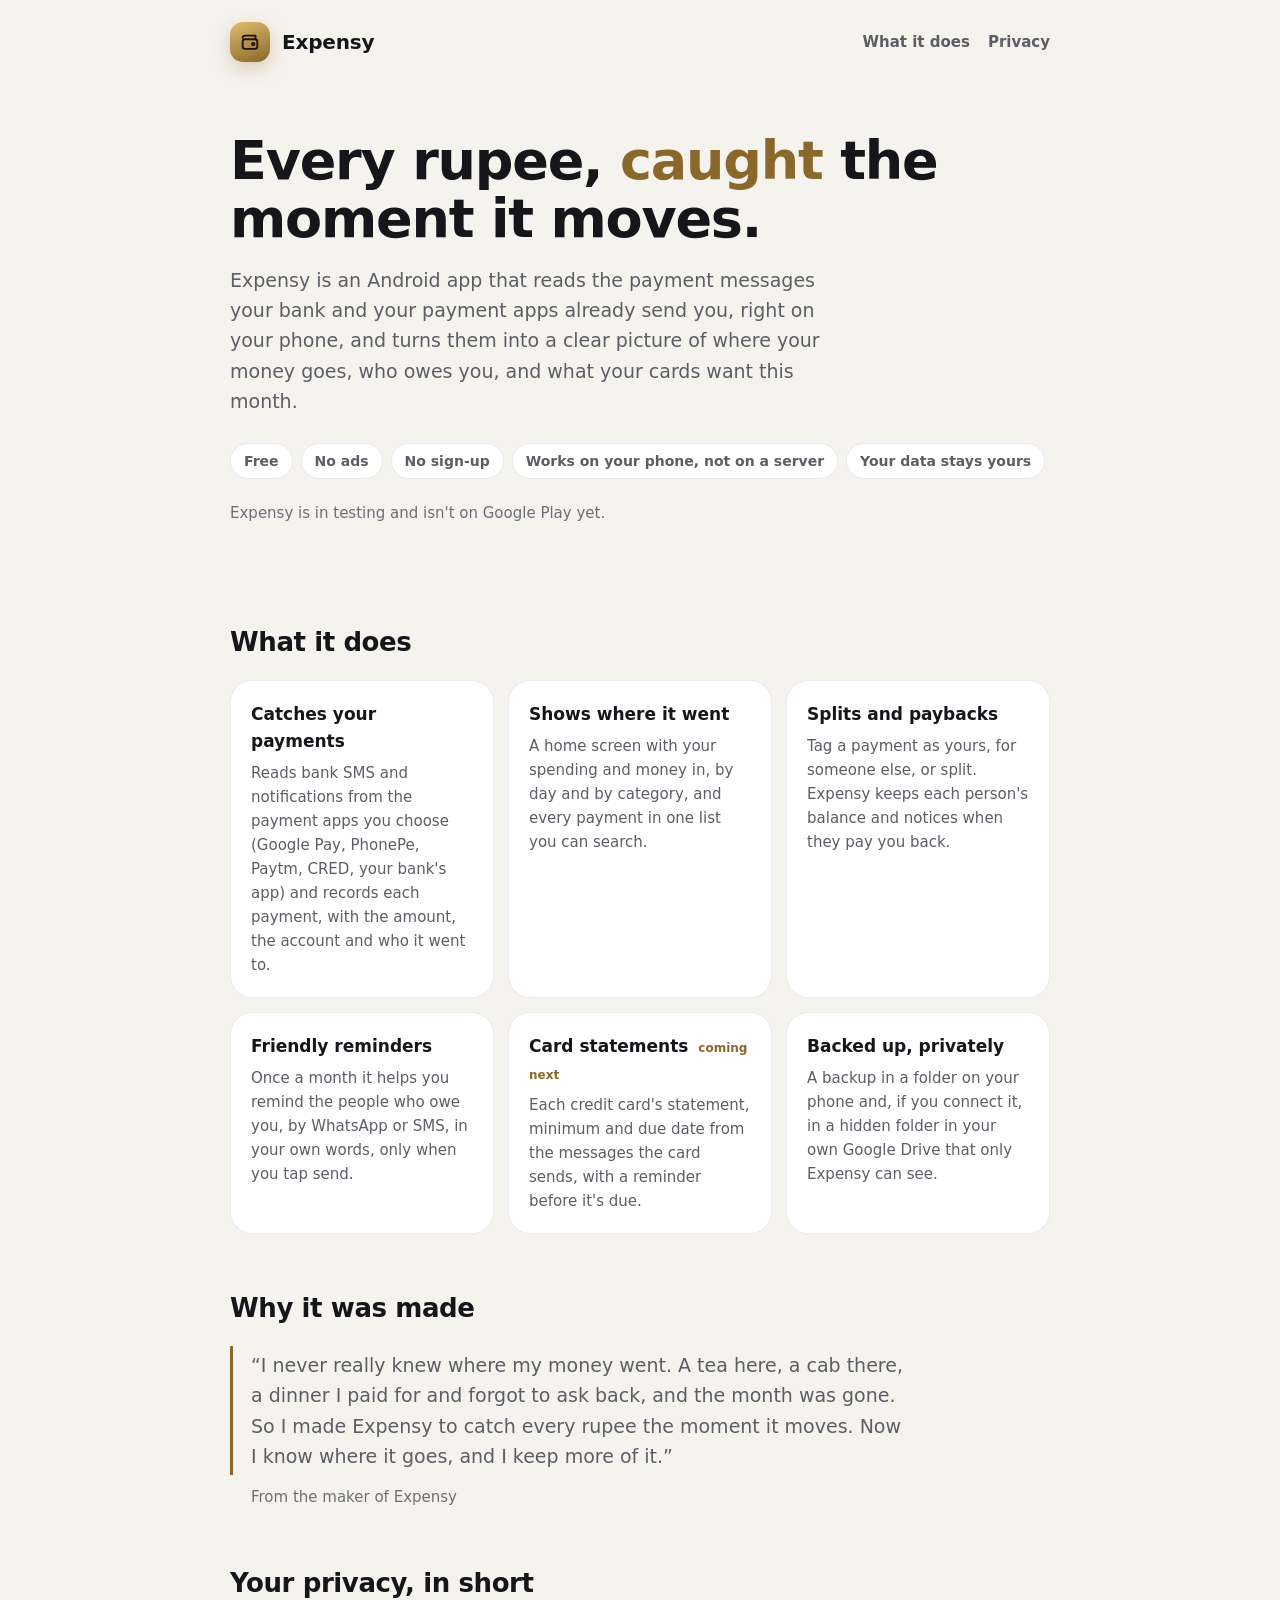
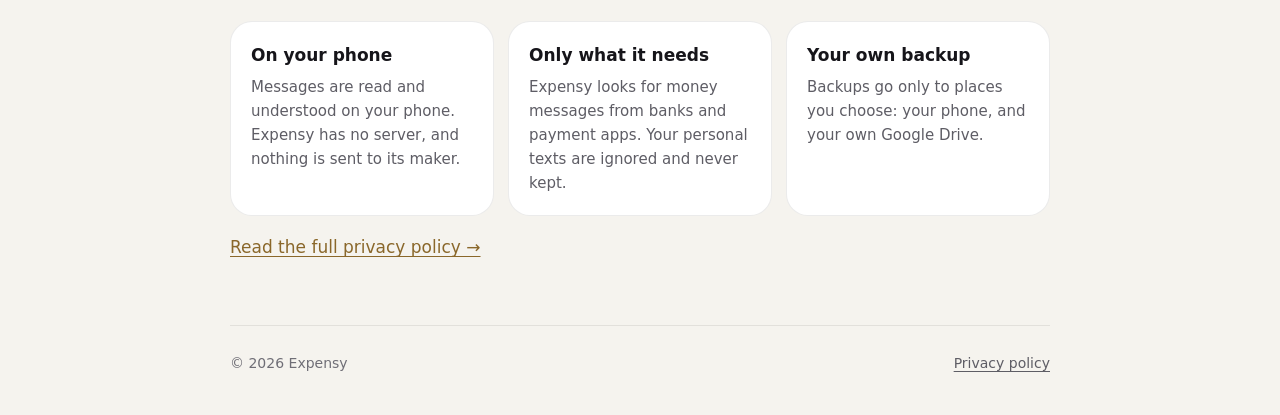
<file: index.html>
<!doctype html>
<html lang="en">
<head>
  <meta charset="utf-8">
  <meta name="viewport" content="width=device-width, initial-scale=1">
  <title>Expensy: every rupee, caught on your phone</title>
  <meta name="description" content="Expensy reads your bank SMS and payment-app notifications on your phone, catches every payment, tracks who owes you, and keeps your card statements in view. Free, no ads, your data stays yours.">
  <link rel="stylesheet" href="style.css">
  <!-- Proves to Google Search Console that this site belongs to Expensy's Google Cloud project. -->
  <meta name="google-site-verification" content="Kubwprk4w7bjkyzsTt6PnkFBiHCzogGMbetNF-Nhpe8" />
</head>
<body>
  <div class="wrap">
    <header class="top">
      <a class="brand" href="./"><span class="mark" aria-hidden="true"><svg viewBox="0 0 24 24" width="22" height="22" fill="none" stroke="currentColor" stroke-width="2" stroke-linecap="round" stroke-linejoin="round"><path d="M4 7.5A2.5 2.5 0 0 1 6.5 5H18v4"/><rect x="4" y="9" width="16" height="10.5" rx="2.5"/><circle cx="15.5" cy="14.2" r="1.3"/></svg></span>Expensy</a>
      <nav><a href="#what">What it does</a><a href="privacy.html">Privacy</a></nav>
    </header>

    <section class="hero">
      <h1>Every rupee, <span>caught</span> the moment it moves.</h1>
      <p class="lead">Expensy is an Android app that reads the payment messages your bank and your payment apps already send you, right on your phone, and turns them into a clear picture of where your money goes, who owes you, and what your cards want this month.</p>
      <div class="pills"><span>Free</span><span>No ads</span><span>No sign-up</span><span>Works on your phone, not on a server</span><span>Your data stays yours</span></div>
      <p class="status">Expensy is in testing and isn't on Google Play yet.</p>
    </section>

    <section id="what">
      <h2>What it does</h2>
      <div class="grid">
        <div class="card"><h3>Catches your payments</h3><p>Reads bank SMS and notifications from the payment apps you choose (Google Pay, PhonePe, Paytm, CRED, your bank's app) and records each payment, with the amount, the account and who it went to.</p></div>
        <div class="card"><h3>Shows where it went</h3><p>A home screen with your spending and money in, by day and by category, and every payment in one list you can search.</p></div>
        <div class="card"><h3>Splits and paybacks</h3><p>Tag a payment as yours, for someone else, or split. Expensy keeps each person's balance and notices when they pay you back.</p></div>
        <div class="card"><h3>Friendly reminders</h3><p>Once a month it helps you remind the people who owe you, by WhatsApp or SMS, in your own words, only when you tap send.</p></div>
        <div class="card"><h3>Card statements <span style="font-size:12px;font-weight:700;color:var(--brass);margin-left:4px">coming next</span></h3><p>Each credit card's statement, minimum and due date from the messages the card sends, with a reminder before it's due.</p></div>
        <div class="card"><h3>Backed up, privately</h3><p>A backup in a folder on your phone and, if you connect it, in a hidden folder in your own Google Drive that only Expensy can see.</p></div>
      </div>
    </section>

    <section>
      <h2>Why it was made</h2>
      <p class="story">“I never really knew where my money went. A tea here, a cab there, a dinner I paid for and forgot to ask back, and the month was gone. So I made Expensy to catch every rupee the moment it moves. Now I know where it goes, and I keep more of it.”</p>
      <p class="sig">From the maker of Expensy</p>
    </section>

    <section>
      <h2>Your privacy, in short</h2>
      <div class="grid">
        <div class="card"><h3>On your phone</h3><p>Messages are read and understood on your phone. Expensy has no server, and nothing is sent to its maker.</p></div>
        <div class="card"><h3>Only what it needs</h3><p>Expensy looks for money messages from banks and payment apps. Your personal texts are ignored and never kept.</p></div>
        <div class="card"><h3>Your own backup</h3><p>Backups go only to places you choose: your phone, and your own Google Drive.</p></div>
      </div>
      <p style="margin-top:18px"><a href="privacy.html">Read the full privacy policy →</a></p>
    </section>

    <footer>
      <span>© 2026 Expensy</span>
      <span><a href="privacy.html">Privacy policy</a></span>
    </footer>
  </div>
</body>
</html>
</file>
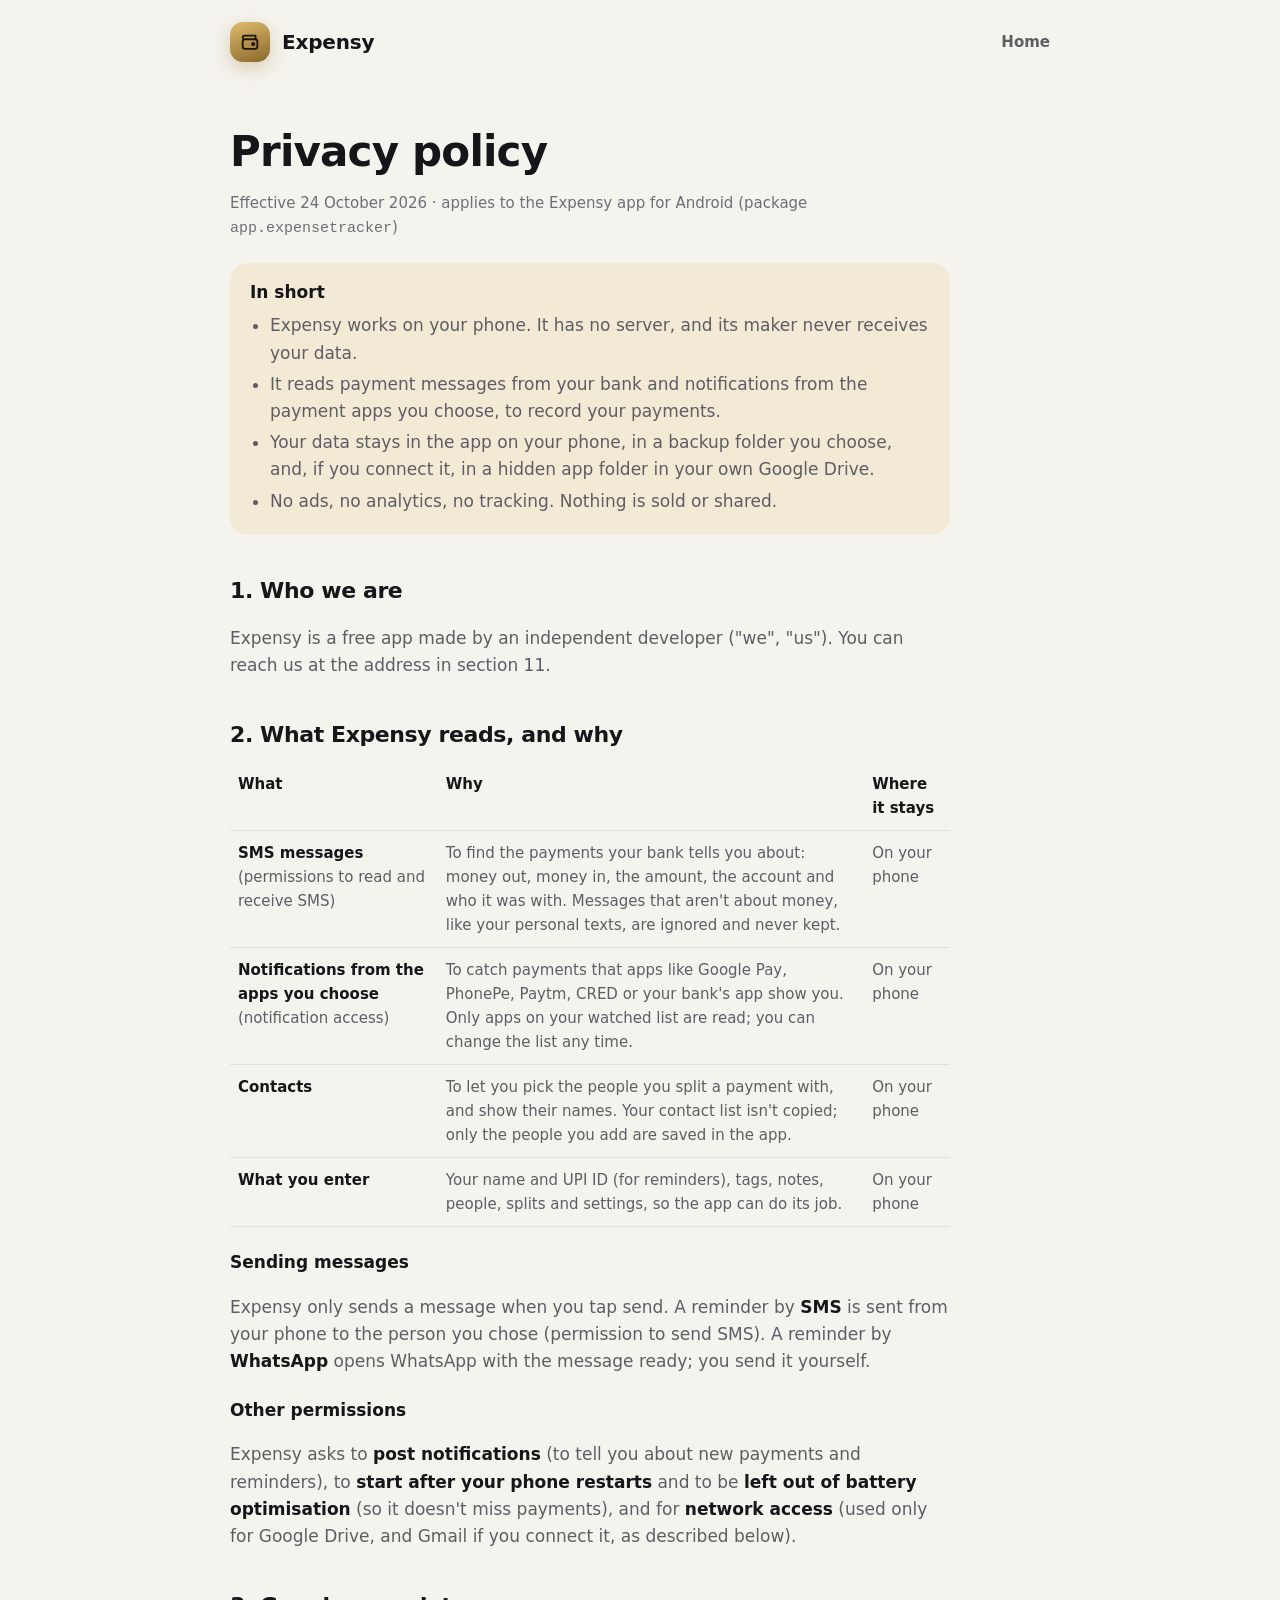
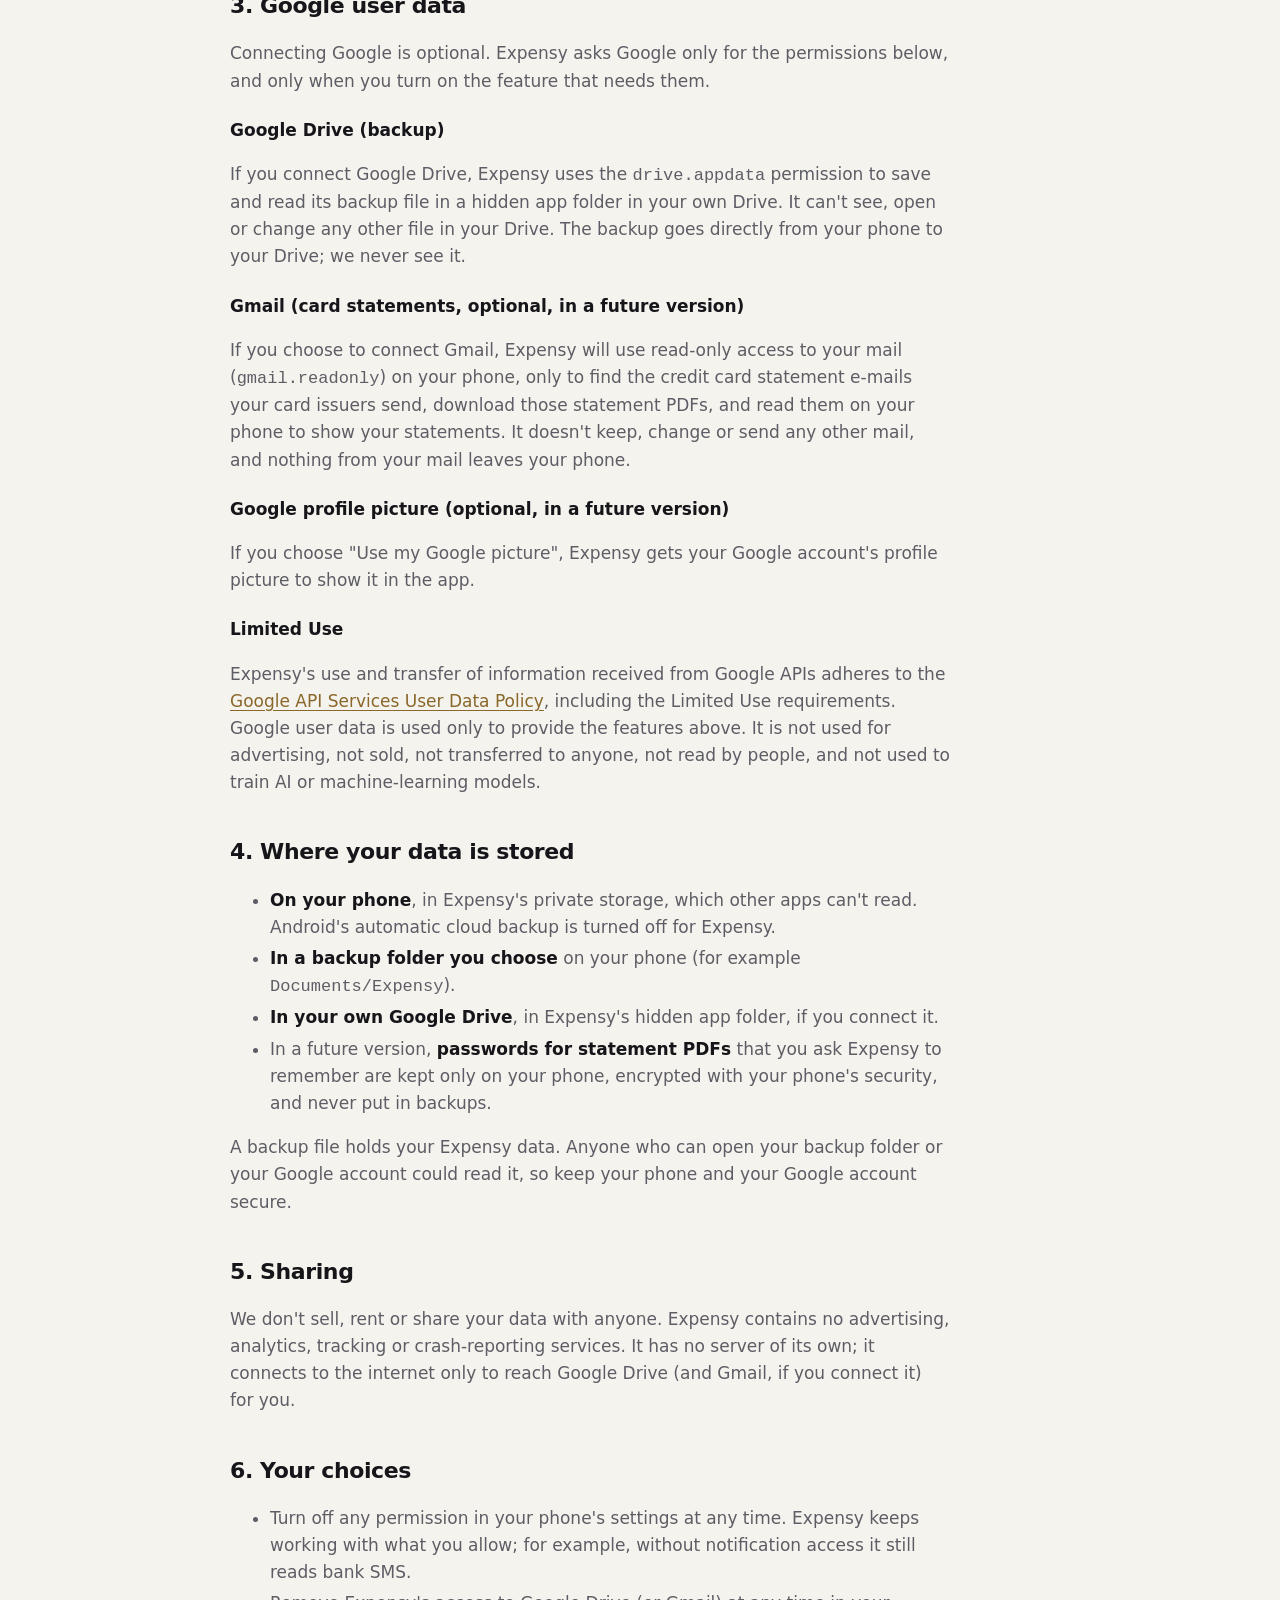
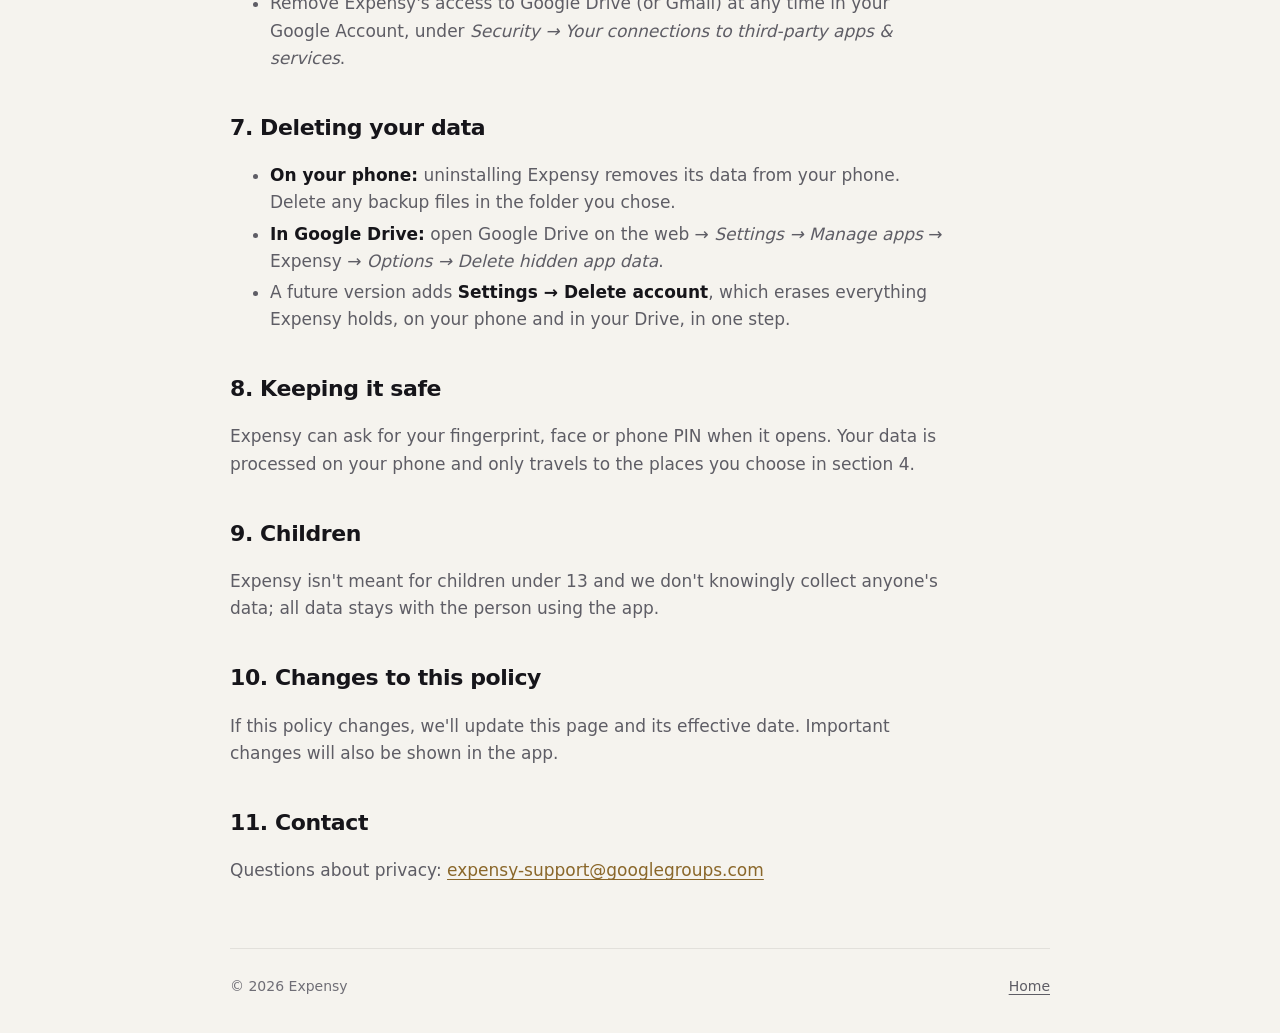
<file: privacy.html>
<!doctype html>
<html lang="en">
<head>
  <meta charset="utf-8">
  <meta name="viewport" content="width=device-width, initial-scale=1">
  <title>Expensy privacy policy</title>
  <meta name="description" content="How Expensy handles your data: it reads payment messages on your phone, has no server, and keeps your data on your phone and in your own Google Drive.">
  <link rel="stylesheet" href="style.css">
</head>
<body>
  <div class="wrap">
    <header class="top">
      <a class="brand" href="./"><span class="mark" aria-hidden="true"><svg viewBox="0 0 24 24" width="22" height="22" fill="none" stroke="currentColor" stroke-width="2" stroke-linecap="round" stroke-linejoin="round"><path d="M4 7.5A2.5 2.5 0 0 1 6.5 5H18v4"/><rect x="4" y="9" width="16" height="10.5" rx="2.5"/><circle cx="15.5" cy="14.2" r="1.3"/></svg></span>Expensy</a>
      <nav><a href="./">Home</a></nav>
    </header>

    <main class="doc">
      <h1>Privacy policy</h1>
      <p class="date">Effective 24 October 2026 · applies to the Expensy app for Android (package <code>app.expensetracker</code>)</p>

      <div class="short">
        <strong>In short</strong>
        <ul>
          <li>Expensy works on your phone. It has no server, and its maker never receives your data.</li>
          <li>It reads payment messages from your bank and notifications from the payment apps you choose, to record your payments.</li>
          <li>Your data stays in the app on your phone, in a backup folder you choose, and, if you connect it, in a hidden app folder in your own Google Drive.</li>
          <li>No ads, no analytics, no tracking. Nothing is sold or shared.</li>
        </ul>
      </div>

      <h2>1. Who we are</h2>
      <p>Expensy is a free app made by an independent developer ("we", "us"). You can reach us at the address in section 11.</p>

      <h2>2. What Expensy reads, and why</h2>
      <table>
        <tr><th>What</th><th>Why</th><th>Where it stays</th></tr>
        <tr><td><strong>SMS messages</strong> (permissions to read and receive SMS)</td><td>To find the payments your bank tells you about: money out, money in, the amount, the account and who it was with. Messages that aren't about money, like your personal texts, are ignored and never kept.</td><td>On your phone</td></tr>
        <tr><td><strong>Notifications from the apps you choose</strong> (notification access)</td><td>To catch payments that apps like Google Pay, PhonePe, Paytm, CRED or your bank's app show you. Only apps on your watched list are read; you can change the list any time.</td><td>On your phone</td></tr>
        <tr><td><strong>Contacts</strong></td><td>To let you pick the people you split a payment with, and show their names. Your contact list isn't copied; only the people you add are saved in the app.</td><td>On your phone</td></tr>
        <tr><td><strong>What you enter</strong></td><td>Your name and UPI ID (for reminders), tags, notes, people, splits and settings, so the app can do its job.</td><td>On your phone</td></tr>
      </table>

      <h3>Sending messages</h3>
      <p>Expensy only sends a message when you tap send. A reminder by <strong>SMS</strong> is sent from your phone to the person you chose (permission to send SMS). A reminder by <strong>WhatsApp</strong> opens WhatsApp with the message ready; you send it yourself.</p>

      <h3>Other permissions</h3>
      <p>Expensy asks to <strong>post notifications</strong> (to tell you about new payments and reminders), to <strong>start after your phone restarts</strong> and to be <strong>left out of battery optimisation</strong> (so it doesn't miss payments), and for <strong>network access</strong> (used only for Google Drive, and Gmail if you connect it, as described below).</p>

      <h2>3. Google user data</h2>
      <p>Connecting Google is optional. Expensy asks Google only for the permissions below, and only when you turn on the feature that needs them.</p>
      <h3>Google Drive (backup)</h3>
      <p>If you connect Google Drive, Expensy uses the <code>drive.appdata</code> permission to save and read its backup file in a hidden app folder in your own Drive. It can't see, open or change any other file in your Drive. The backup goes directly from your phone to your Drive; we never see it.</p>
      <h3>Gmail (card statements, optional, in a future version)</h3>
      <p>If you choose to connect Gmail, Expensy will use read-only access to your mail (<code>gmail.readonly</code>) on your phone, only to find the credit card statement e-mails your card issuers send, download those statement PDFs, and read them on your phone to show your statements. It doesn't keep, change or send any other mail, and nothing from your mail leaves your phone.</p>
      <h3>Google profile picture (optional, in a future version)</h3>
      <p>If you choose "Use my Google picture", Expensy gets your Google account's profile picture to show it in the app.</p>
      <h3>Limited Use</h3>
      <p>Expensy's use and transfer of information received from Google APIs adheres to the <a href="https://developers.google.com/terms/api-services-user-data-policy">Google API Services User Data Policy</a>, including the Limited Use requirements. Google user data is used only to provide the features above. It is not used for advertising, not sold, not transferred to anyone, not read by people, and not used to train AI or machine-learning models.</p>

      <h2>4. Where your data is stored</h2>
      <ul>
        <li><strong>On your phone</strong>, in Expensy's private storage, which other apps can't read. Android's automatic cloud backup is turned off for Expensy.</li>
        <li><strong>In a backup folder you choose</strong> on your phone (for example <code>Documents/Expensy</code>).</li>
        <li><strong>In your own Google Drive</strong>, in Expensy's hidden app folder, if you connect it.</li>
        <li>In a future version, <strong>passwords for statement PDFs</strong> that you ask Expensy to remember are kept only on your phone, encrypted with your phone's security, and never put in backups.</li>
      </ul>
      <p>A backup file holds your Expensy data. Anyone who can open your backup folder or your Google account could read it, so keep your phone and your Google account secure.</p>

      <h2>5. Sharing</h2>
      <p>We don't sell, rent or share your data with anyone. Expensy contains no advertising, analytics, tracking or crash-reporting services. It has no server of its own; it connects to the internet only to reach Google Drive (and Gmail, if you connect it) for you.</p>

      <h2>6. Your choices</h2>
      <ul>
        <li>Turn off any permission in your phone's settings at any time. Expensy keeps working with what you allow; for example, without notification access it still reads bank SMS.</li>
        <li>Remove Expensy's access to Google Drive (or Gmail) at any time in your Google Account, under <em>Security → Your connections to third-party apps &amp; services</em>.</li>
      </ul>

      <h2>7. Deleting your data</h2>
      <ul>
        <li><strong>On your phone:</strong> uninstalling Expensy removes its data from your phone. Delete any backup files in the folder you chose.</li>
        <li><strong>In Google Drive:</strong> open Google Drive on the web → <em>Settings → Manage apps</em> → Expensy → <em>Options → Delete hidden app data</em>.</li>
        <li>A future version adds <strong>Settings → Delete account</strong>, which erases everything Expensy holds, on your phone and in your Drive, in one step.</li>
      </ul>

      <h2>8. Keeping it safe</h2>
      <p>Expensy can ask for your fingerprint, face or phone PIN when it opens. Your data is processed on your phone and only travels to the places you choose in section 4.</p>

      <h2>9. Children</h2>
      <p>Expensy isn't meant for children under 13 and we don't knowingly collect anyone's data; all data stays with the person using the app.</p>

      <h2>10. Changes to this policy</h2>
      <p>If this policy changes, we'll update this page and its effective date. Important changes will also be shown in the app.</p>

      <h2>11. Contact</h2>
      <p>Questions about privacy: <a href="mailto:expensy-support@googlegroups.com">expensy-support@googlegroups.com</a></p>
    </main>

    <footer>
      <span>© 2026 Expensy</span>
      <span><a href="./">Home</a></span>
    </footer>
  </div>
</body>
</html>
</file>
<file: style.css>
/* Expensy's site: the app's dark and brass look, a light version, system fonts only (no outside requests). */
:root {
  --bg: #09090B; --card: #16161B; --cardTop: #1F1F25; --line: rgba(255, 255, 255, .09);
  --t1: #F4F2EE; --t2: #A3A2A8; --t3: #85848D; --brass: #D9B46A; --brassBright: #E8C97E; --brassSoft: #2A2416; --ink: #151208;
  color-scheme: dark;
}
@media (prefers-color-scheme: light) {
  :root {
    --bg: #F5F3EE; --card: #FFFFFF; --cardTop: #FFFFFF; --line: rgba(0, 0, 0, .08);
    --t1: #16151A; --t2: #5E5D65; --t3: #6F6E76; --brass: #8A672A; --brassBright: #DFBC6E; --brassSoft: #F3EAD5; --ink: #1C1507;
    color-scheme: light;
  }
}
* { box-sizing: border-box; }
html { -webkit-text-size-adjust: 100%; }
body {
  margin: 0; background: var(--bg); color: var(--t1); line-height: 1.6;
  font: 17px/1.6 system-ui, -apple-system, "Segoe UI", Roboto, "Noto Sans", sans-serif; -webkit-font-smoothing: antialiased;
}
a { color: var(--brass); text-underline-offset: 3px; }
.wrap { max-width: 860px; margin: 0 auto; padding: 0 20px; }
header.top { display: flex; align-items: center; justify-content: space-between; padding: 22px 0; }
.brand { display: flex; align-items: center; gap: 12px; color: var(--t1); text-decoration: none; font-weight: 800; font-size: 20px; letter-spacing: -.2px; }
.mark { width: 40px; height: 40px; border-radius: 13px; display: grid; place-items: center; color: var(--ink); background: linear-gradient(160deg, var(--brassBright), var(--brass)); box-shadow: 0 6px 18px rgba(168, 130, 62, .35); }
nav a { color: var(--t2); text-decoration: none; font-weight: 600; font-size: 15px; margin-left: 18px; }
nav a:hover { color: var(--t1); }
.hero { padding: 48px 0 28px; }
.hero h1 { font-size: clamp(34px, 6vw, 54px); line-height: 1.08; letter-spacing: -1.2px; margin: 0 0 16px; }
.hero h1 span { color: var(--brass); }
.hero p.lead { font-size: 19px; color: var(--t2); max-width: 620px; margin: 0 0 26px; }
.pills { display: flex; flex-wrap: wrap; gap: 8px; }
.pills span { font-size: 14px; font-weight: 700; color: var(--t2); background: var(--card); border: 1px solid var(--line); border-radius: 999px; padding: 6px 13px; }
.status { margin-top: 22px; font-size: 15px; color: var(--t3); }
h2 { font-size: 26px; letter-spacing: -.4px; margin: 54px 0 16px; }
.grid { display: grid; grid-template-columns: repeat(auto-fit, minmax(240px, 1fr)); gap: 14px; }
.card { background: linear-gradient(180deg, var(--cardTop), var(--card)); border: 1px solid var(--line); border-radius: 22px; padding: 20px; }
.card h3 { margin: 0 0 6px; font-size: 17px; }
.card p { margin: 0; color: var(--t2); font-size: 15px; }
.story { font-size: 19px; color: var(--t2); border-left: 3px solid var(--brass); padding: 4px 0 4px 18px; margin: 0; max-width: 680px; }
.story + .sig { color: var(--t3); font-size: 15px; margin: 10px 0 0 21px; }
footer { margin: 64px 0 0; padding: 26px 0 40px; border-top: 1px solid var(--line); color: var(--t3); font-size: 14px; display: flex; flex-wrap: wrap; gap: 8px 20px; justify-content: space-between; }
footer a { color: var(--t2); }
/* the privacy policy */
.doc { max-width: 720px; }
.doc h1 { font-size: clamp(30px, 5vw, 42px); letter-spacing: -.8px; margin: 34px 0 6px; }
.doc .date { color: var(--t3); font-size: 15px; margin: 0 0 22px; }
.doc .short { background: var(--brassSoft); border-radius: 18px; padding: 16px 20px; margin: 0 0 8px; }
.doc .short ul { margin: 6px 0 0; padding-left: 20px; }
.doc h2 { font-size: 22px; margin: 38px 0 10px; }
.doc h3 { font-size: 17px; margin: 22px 0 6px; }
.doc p, .doc li { color: var(--t2); }
.doc li { margin: 4px 0; }
.doc strong { color: var(--t1); }
.doc table { width: 100%; border-collapse: collapse; font-size: 15px; margin: 8px 0; }
.doc th, .doc td { text-align: left; vertical-align: top; padding: 10px 8px; border-bottom: 1px solid var(--line); color: var(--t2); }
.doc th { color: var(--t1); font-weight: 700; }
@media (max-width: 560px) { nav a { margin-left: 12px; } .hero { padding-top: 28px; } }
/* On a phone the table's rows stack, so nothing runs off the screen. */
@media (max-width: 640px) {
  .doc table, .doc tbody, .doc tr, .doc td { display: block; width: 100%; }
  .doc tr:first-child { display: none; }
  .doc tr { padding: 12px 0; border-bottom: 1px solid var(--line); }
  .doc td { border: 0; padding: 2px 0; }
  .doc td:last-child::before { content: "Stays: "; color: var(--t3); }
}
.doc code { overflow-wrap: anywhere; }
</file>
